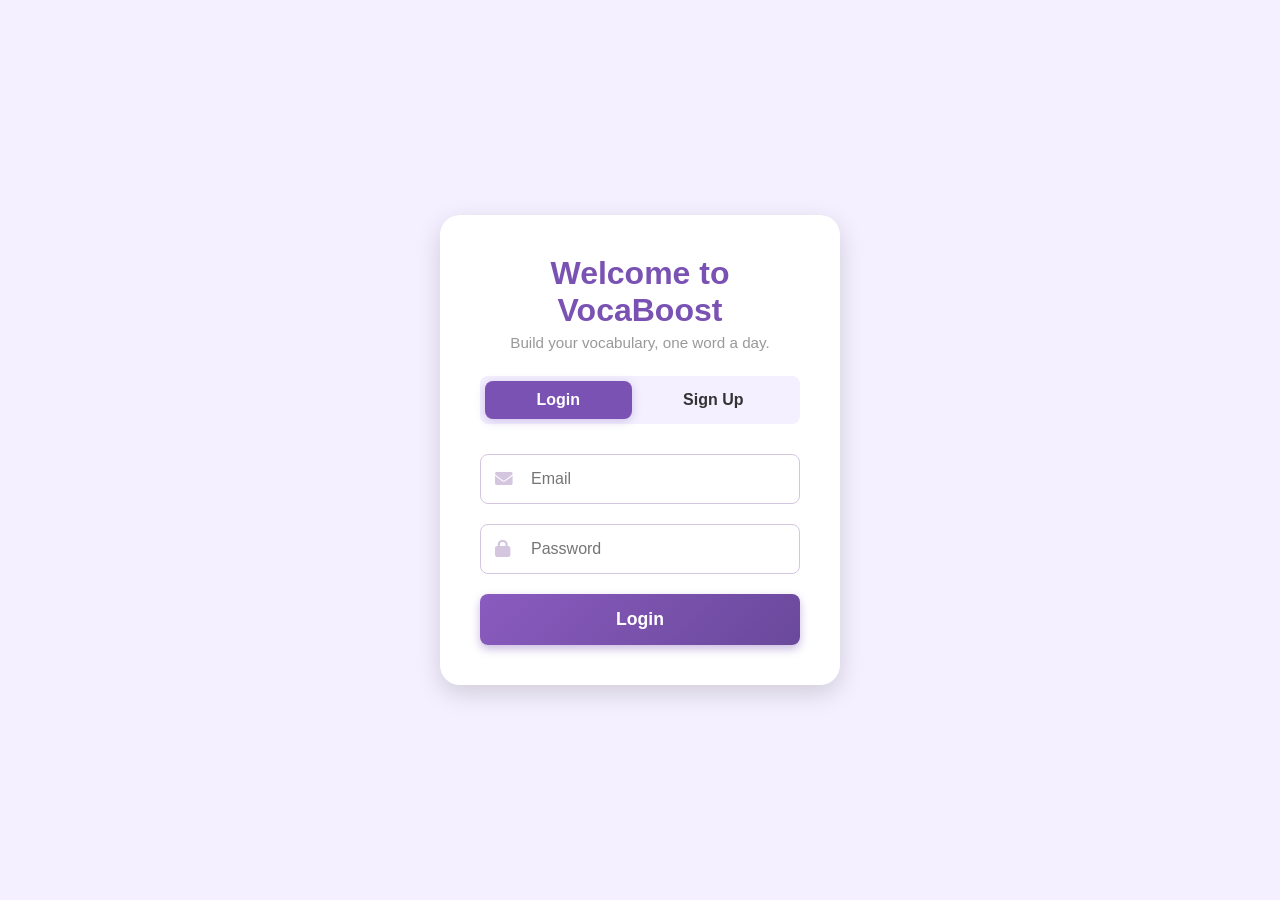
<file: index.html>
<!DOCTYPE html>
<html lang="en">
<head>
    <meta charset="UTF-8">
    <meta name="viewport" content="width=device-width, initial-scale=1.0">
    <title>VocaBoost | Authentication</title>
    <link rel="stylesheet" href="index.css">
    <link rel="stylesheet" href="https://cdnjs.cloudflare.com/ajax/libs/font-awesome/6.0.0-beta3/css/all.min.css">
</head>
<body class="centered-container">
    <div class="auth-card">
        <h1 class="title">Welcome to VocaBoost</h1>
        <p class="subtitle">Build your vocabulary, one word a day.</p>
        
        <div class="tabs">
            <button class="tab-button active" data-tab="login">Login</button>
            <button class="tab-button" data-tab="signup">Sign Up</button>
        </div>

        <div class="forms-container">

            <form id="loginForm" class="auth-form active-form">
                <div class="input-group">
                    <i class="fas fa-envelope icon"></i>
                    <input type="email" id="loginEmail" placeholder="Email" required>
                </div>
                <div class="input-group">
                    <i class="fas fa-lock icon"></i>
                    <input type="password" id="loginPassword" placeholder="Password" required>
                </div>
                <button type="submit" class="btn-primary">Login</button>
            </form>

            <form id="signupForm" class="auth-form hidden-form">
                <div class="input-group">
                    <i class="fas fa-user icon"></i>
                    <input type="text" id="signupName" placeholder="Name" required>
                </div>
                <div class="input-group">
                    <i class="fas fa-envelope icon"></i>
                    <input type="email" id="signupEmail" placeholder="Email" required>
                </div>
                <div class="input-group">
                    <i class="fas fa-lock icon"></i>
                    <input type="password" id="signupPassword" placeholder="Password" required>
                </div>
                <button type="submit" class="btn-primary">Sign Up</button>
            </form>
        </div>

    </div>
    
    <script src="index.js"></script>
</body>
</html>
</file>
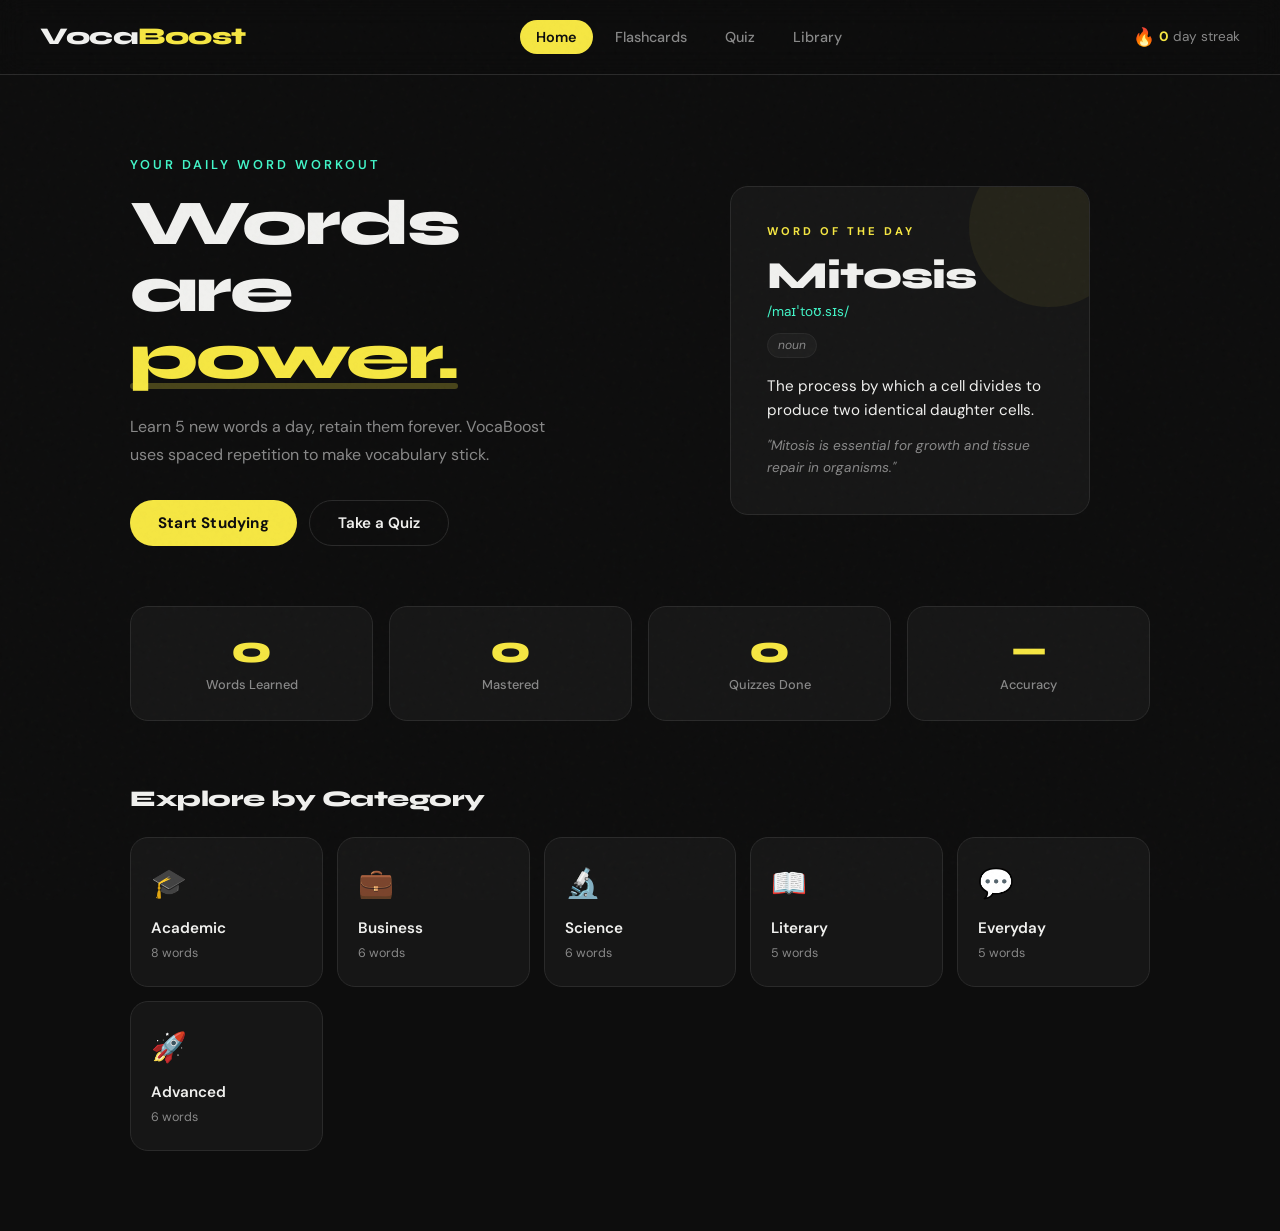
<file: vocab/index.html>
<!DOCTYPE html>
<html lang="en">
<head>
  <meta charset="UTF-8" />
  <meta name="viewport" content="width=device-width, initial-scale=1.0" />
  <title>VocaBoost — Level Up Your Vocabulary</title>
  <link rel="stylesheet" href="styles.css" />
  <link rel="preconnect" href="https://fonts.googleapis.com" />
  <link href="https://fonts.googleapis.com/css2?family=Syne:wght@700;800&family=DM+Sans:wght@400;500;600&display=swap" rel="stylesheet" />
</head>
<body>

  <!-- NAV -->
  <nav class="navbar">
    <div class="nav-logo">Voca<span>Boost</span></div>
    <div class="nav-links">
      <button class="nav-btn active" data-page="home">Home</button>
      <button class="nav-btn" data-page="flashcards">Flashcards</button>
      <button class="nav-btn" data-page="quiz">Quiz</button>
      <button class="nav-btn" data-page="library">Library</button>
    </div>
    <div class="nav-streak">
      <span class="flame">🔥</span>
      <span id="streak-count">0</span> day streak
    </div>
  </nav>

  <!-- PAGE: HOME -->
  <section id="page-home" class="page active">
    <div class="hero">
      <div class="hero-text">
        <p class="hero-eyebrow">Your daily word workout</p>
        <h1 class="hero-title">Words are <br/><span class="highlight">power.</span></h1>
        <p class="hero-sub">Learn 5 new words a day, retain them forever. VocaBoost uses spaced repetition to make vocabulary stick.</p>
        <div class="hero-cta">
          <button class="btn-primary" onclick="navigate('flashcards')">Start Studying</button>
          <button class="btn-outline" onclick="navigate('quiz')">Take a Quiz</button>
        </div>
      </div>
      <div class="hero-card-wrap">
        <div class="wotd-card" id="wotd-card">
          <div class="wotd-label">Word of the Day</div>
          <div class="wotd-word" id="wotd-word">—</div>
          <div class="wotd-phonetic" id="wotd-phonetic"></div>
          <div class="wotd-pos" id="wotd-pos"></div>
          <div class="wotd-def" id="wotd-def"></div>
          <div class="wotd-example" id="wotd-example"></div>
        </div>
      </div>
    </div>

    <!-- STATS -->
    <div class="stats-row">
      <div class="stat-box">
        <div class="stat-num" id="stat-learned">0</div>
        <div class="stat-label">Words Learned</div>
      </div>
      <div class="stat-box">
        <div class="stat-num" id="stat-mastered">0</div>
        <div class="stat-label">Mastered</div>
      </div>
      <div class="stat-box">
        <div class="stat-num" id="stat-quizzes">0</div>
        <div class="stat-label">Quizzes Done</div>
      </div>
      <div class="stat-box">
        <div class="stat-num" id="stat-accuracy">—</div>
        <div class="stat-label">Accuracy</div>
      </div>
    </div>

    <!-- CATEGORIES -->
    <div class="section-heading">Explore by Category</div>
    <div class="categories-grid" id="categories-grid"></div>
  </section>

  <!-- PAGE: FLASHCARDS -->
  <section id="page-flashcards" class="page">
    <div class="page-header">
      <h2>Flashcards</h2>
      <div class="filter-row" id="fc-filter-row"></div>
    </div>
    <div class="fc-meta">
      <span id="fc-progress-text">Card 1 of 10</span>
      <div class="fc-progress-bar"><div class="fc-progress-fill" id="fc-progress-fill"></div></div>
    </div>
    <div class="flashcard-area">
      <button class="fc-nav-btn" id="fc-prev">&#8592;</button>
      <div class="flashcard" id="flashcard" onclick="flipCard()">
        <div class="flashcard-inner" id="flashcard-inner">
          <div class="flashcard-front">
            <div class="fc-category" id="fc-category"></div>
            <div class="fc-word" id="fc-word">—</div>
            <div class="fc-phonetic" id="fc-phonetic"></div>
            <div class="fc-tap-hint">tap to flip</div>
          </div>
          <div class="flashcard-back">
            <div class="fc-pos" id="fc-pos"></div>
            <div class="fc-definition" id="fc-definition"></div>
            <div class="fc-example" id="fc-example"></div>
          </div>
        </div>
      </div>
      <button class="fc-nav-btn" id="fc-next">&#8594;</button>
    </div>
    <div class="fc-actions">
      <button class="fc-action-btn hard" onclick="rateCard('hard')">😓 Hard</button>
      <button class="fc-action-btn ok" onclick="rateCard('ok')">🤔 So-so</button>
      <button class="fc-action-btn easy" onclick="rateCard('easy')">✅ Easy</button>
    </div>
  </section>

  <!-- PAGE: QUIZ -->
  <section id="page-quiz" class="page">
    <div class="page-header">
      <h2>Quiz Mode</h2>
      <button class="btn-primary small" onclick="startQuiz()">New Quiz</button>
    </div>
    <div id="quiz-setup" class="quiz-setup">
      <p class="quiz-intro">Test your knowledge with multiple-choice questions.</p>
      <div class="quiz-options-grid" id="quiz-cat-grid"></div>
      <button class="btn-primary" onclick="startQuiz()">Start Quiz</button>
    </div>
    <div id="quiz-active" class="quiz-active hidden">
      <div class="quiz-top">
        <div class="quiz-score-display">Score: <span id="quiz-score">0</span></div>
        <div class="quiz-qnum" id="quiz-qnum">Q1 / 10</div>
      </div>
      <div class="quiz-progress-bar"><div class="quiz-progress-fill" id="quiz-progress-fill"></div></div>
      <div class="quiz-card">
        <p class="quiz-instruction">Choose the correct definition:</p>
        <h3 class="quiz-word" id="quiz-word">—</h3>
        <div class="quiz-choices" id="quiz-choices"></div>
      </div>
    </div>
    <div id="quiz-result" class="quiz-result hidden">
      <div class="result-emoji" id="result-emoji">🏆</div>
      <h3 class="result-title" id="result-title">Well done!</h3>
      <div class="result-score-big" id="result-score-big">—</div>
      <p class="result-msg" id="result-msg"></p>
      <button class="btn-primary" onclick="startQuiz()">Try Again</button>
      <button class="btn-outline" onclick="navigate('flashcards')">Review Cards</button>
    </div>
  </section>

  <!-- PAGE: LIBRARY -->
  <section id="page-library" class="page">
    <div class="page-header">
      <h2>Word Library</h2>
      <input class="search-input" id="lib-search" type="text" placeholder="Search words…" oninput="filterLibrary()" />
    </div>
    <div class="lib-filters" id="lib-filters"></div>
    <div class="lib-grid" id="lib-grid"></div>
  </section>

  <!-- TOAST -->
  <div class="toast" id="toast"></div>

  <script src="data.js"></script>
  <script src="app.js"></script>
</body>
</html>
</file>
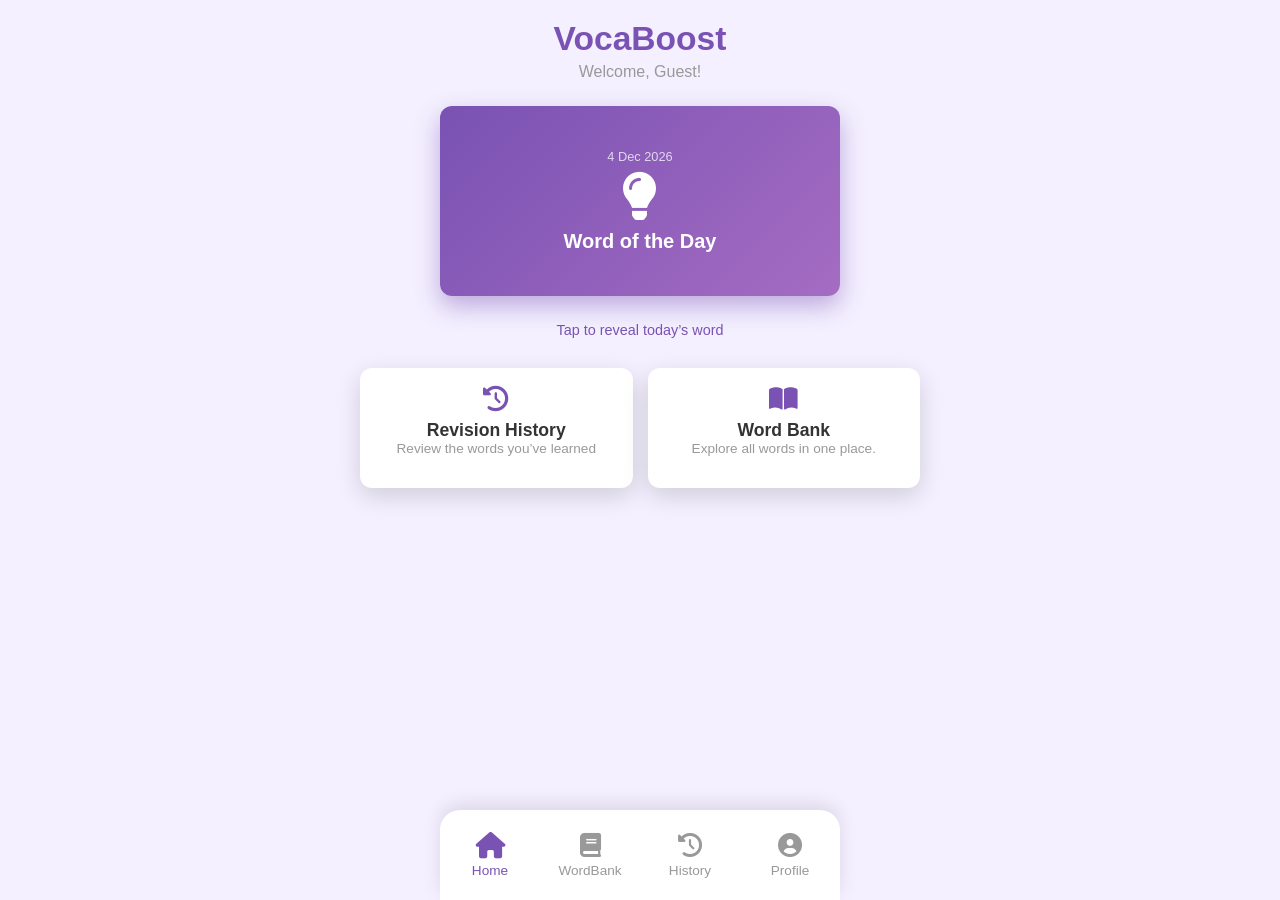
<file: home.html>
<!DOCTYPE html>
<html lang="en">
<head>
    <meta charset="UTF-8">
    <meta name="viewport" content="width=device-width, initial-scale=1.0">
    <title>VocaBoost | Home Dashboard</title>
    <link rel="stylesheet" href="home.css">
    <link rel="stylesheet" href="https://cdnjs.cloudflare.com/ajax/libs/font-awesome/6.0.0-beta3/css/all.min.css">
</head>
<body>
    <div class="container">
        <header class="header">
            <h1 class="heading">VocaBoost</h1>
            <p class="welcome-message" id="welcomeMessage">Welcome, User!</p>
        </header>

        <div class="word-card-wrapper">
            <div class="card primary-card initial-state" id="wordCard">

    <!-- Date Display -->
    <p class="word-date" id="wordDate"></p>

    <div class="initial-content" id="initialContent">

                   <i class="fas fa-lightbulb icon-large"></i>
                    <p>Word of the Day</p>
                </div>

                <div class="revealed-content" id="revealedContent">
                    </div>
            </div>
            
            <p class="click-hint" id="clickHint">Tap to reveal today’s word</p>
        </div>

        <section class="secondary-section">
            
            <div class="card secondary-card">
                <i class="fas fa-history icon-small"></i>
                <h3 class="card-title">Revision History</h3>
                <p class="card-subtitle">Review the words you’ve learned</p>
            </div>

            <div class="card secondary-card">
                <i class="fas fa-book-open icon-small"></i>
                <h3 class="card-title">Word Bank</h3>
                <p class="card-subtitle">Explore all words in one place.</p>
            </div>
        </section>

    </div>
    
    <nav class="nav-bar">
        <a href="home.html" class="nav-item active">
            <i class="fas fa-home"></i>
            <span>Home</span>
        </a>
        <a href="wordbank.html" class="nav-item">
            <i class="fas fa-book"></i>
            <span>WordBank</span>
        </a>
        <a href="revision.html" class="nav-item">
            <i class="fas fa-history"></i>
            <span>History</span>
        </a>
        <a href="profile.html" class="nav-item">
            <i class="fas fa-user-circle"></i>
            <span>Profile</span>
        </a>
    </nav>
    
    <script src="home.js"></script>
</body>
</html>
</file>
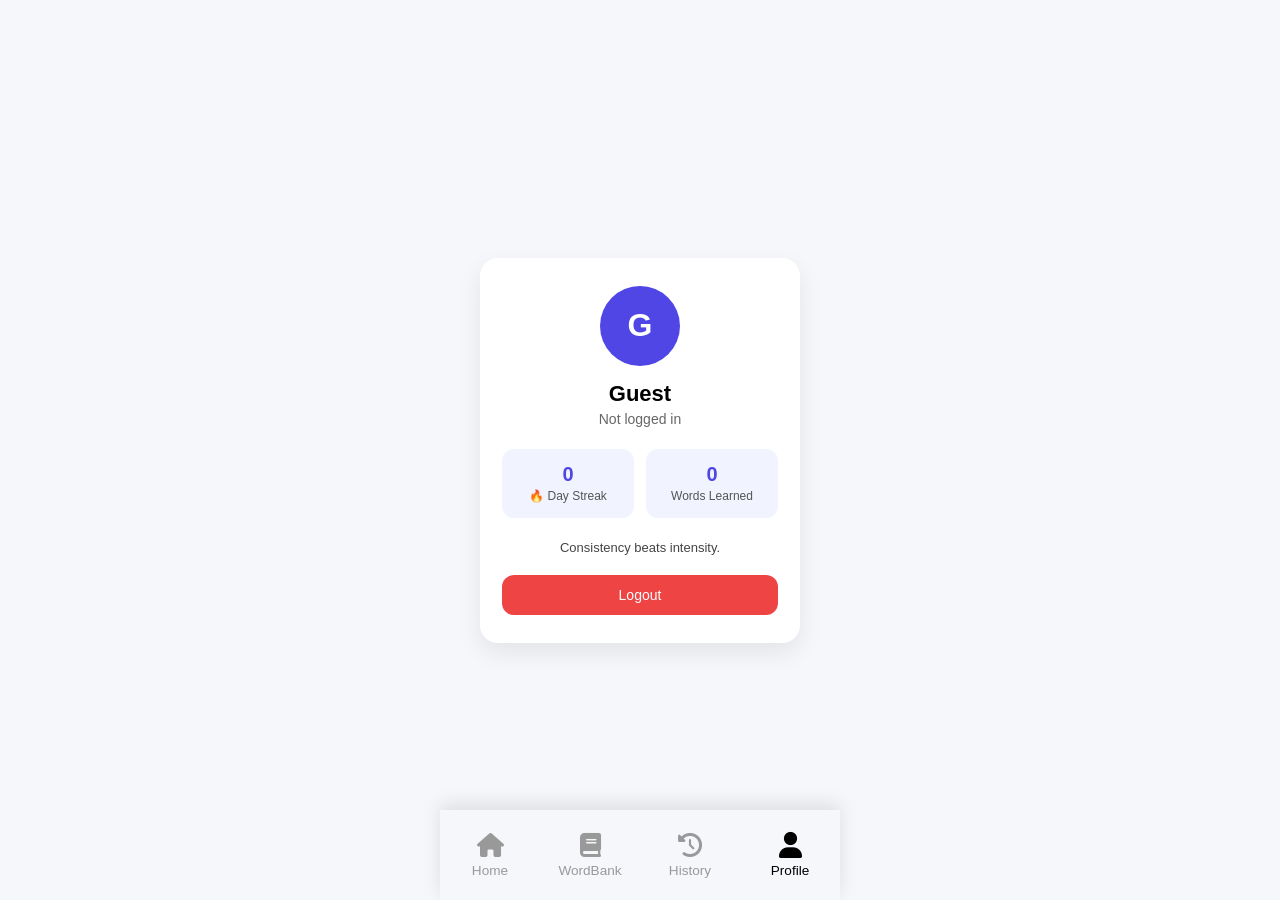
<file: profile.html>
<!DOCTYPE html>
<html lang="en">
<head>
  <meta charset="UTF-8" />
  <meta name="viewport" content="width=device-width, initial-scale=1.0"/>
  <title>VocaBoost | Profile</title>
  <link rel="stylesheet" href="profile.css">
  <link rel="stylesheet" href="https://cdnjs.cloudflare.com/ajax/libs/font-awesome/6.0.0-beta3/css/all.min.css">
</head>
<body>

  <div class="profile-container">

    <div class="profile-card">

      <!-- Avatar -->
      <div class="avatar" id="avatar">G</div>

      <!-- User Info -->
      <h2 id="userName">Guest</h2>
      <p id="userEmail">Not logged in</p>

      <!-- Stats -->
      <div class="stats">
        <div class="stat-card">
          <span class="stat-number" id="streak">0</span>
          <span class="stat-label">🔥 Day Streak</span>
        </div>

        <div class="stat-card">
          <span class="stat-number" id="wordsLearned">0</span>
          <span class="stat-label">Words Learned</span>
        </div>
      </div>

      <!-- Quote -->
      <p class="quote">Consistency beats intensity.</p>

      <!-- Logout -->
      <button class="logout-btn" onclick="logout()">Logout</button>

    </div>

  </div>
   <nav class="nav-bar">
  <a href="home.html" class="nav-item">
    <i class="fa-solid fa-house"></i>
    <span>Home</span>
  </a>

  <a href="wordbank.html" class="nav-item">
    <i class="fa-solid fa-book"></i>
    <span>WordBank</span>
  </a>

  <a href="revision.html" class="nav-item">
    <i class="fa-solid fa-clock-rotate-left"></i>
    <span>History</span>
  </a>

  <!-- ACTIVE PAGE -->
  <a href="profile.html" class="nav-item active">
    <i class="fa-solid fa-user"></i>
    <span>Profile</span>
  </a>
</nav>

  <script src="profile.js"></script>
</body>
</html>
</file>
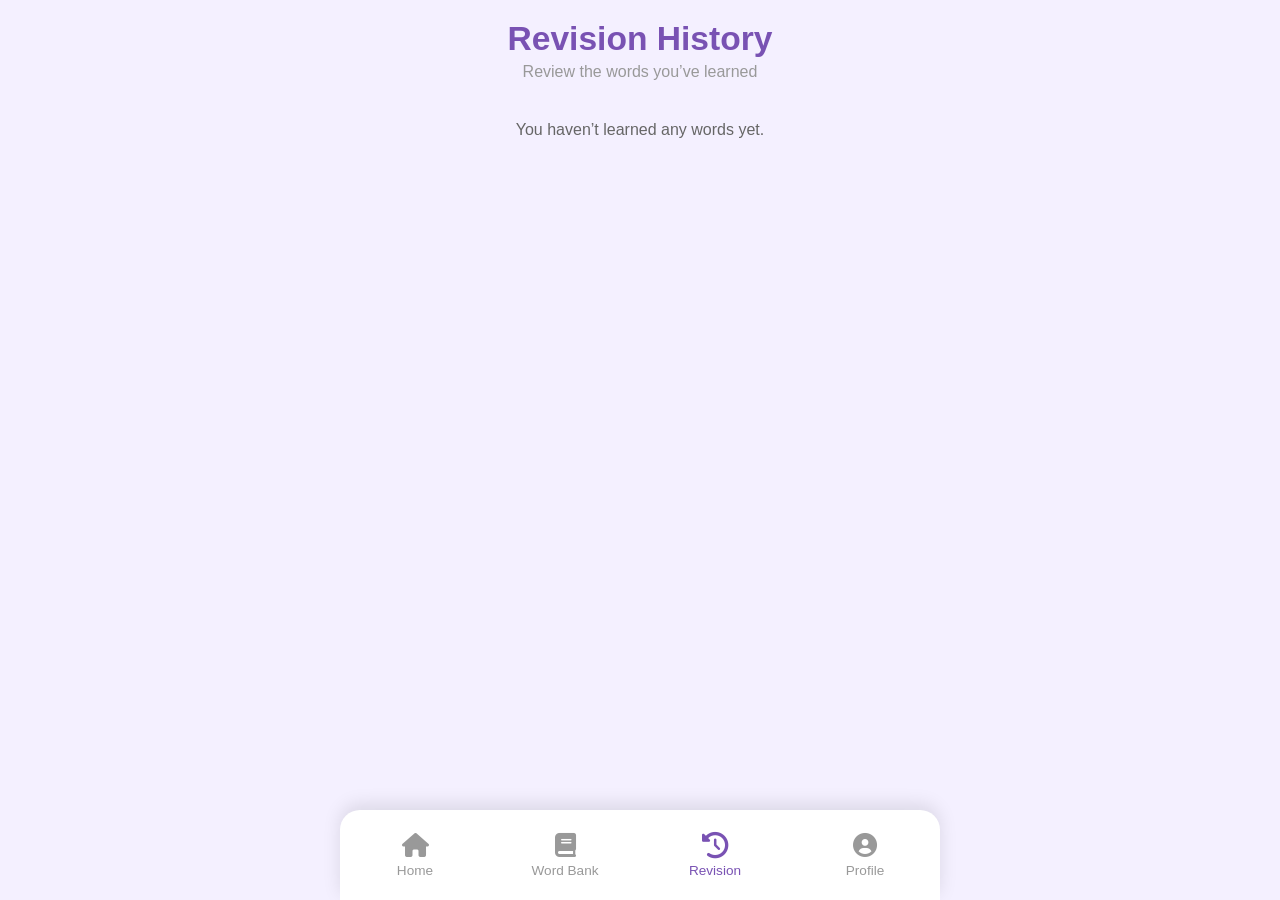
<file: revision.html>
<!DOCTYPE html>
<html lang="en">
<head>
<meta charset="UTF-8">
<meta name="viewport" content="width=device-width, initial-scale=1.0">
<title>VocaBoost | Revision History</title>
<style>
/* --------------------------
   Variables & Base
--------------------------- */
:root {
    --purple-primary: #7952B3;
    --purple-gradient: linear-gradient(135deg, #7952B3, #A56CC2);
    --bg-light: #F4F0FF;
    --text-dark: #333333;
    --text-light: #FFFFFF;
    --shadow-soft: rgba(0,0,0,0.15) 0px 8px 24px;
    --radius-l: 20px;
    --radius-m: 12px;
}

* { box-sizing: border-box; margin: 0; padding: 0; font-family:'Segoe UI', Tahoma, Geneva, Verdana, sans-serif; }
body { background: var(--bg-light); color: var(--text-dark); min-height: 100vh; display: flex; flex-direction: column; }
.container { max-width: 600px; margin: 0 auto; padding: 20px; padding-bottom: 120px; }

/* --------------------------
   Header
--------------------------- */
.header { text-align: center; margin-bottom: 25px; }
.heading { font-size: 2.1rem; font-weight: 800; color: var(--purple-primary); }
.subtitle { font-size: 1rem; color: #999; margin-top: 5px; }

/* --------------------------
   Cards
--------------------------- */
.card { background: var(--text-light); border-radius: var(--radius-m); box-shadow: var(--shadow-soft); padding: 20px; margin-bottom: 20px; transition: all 0.3s ease; }
.card h2 { font-size: 1.8rem; margin-bottom: 5px; color: var(--purple-primary); }
.card .ipa { font-style: italic; opacity: 0.8; margin-bottom: 10px; }
.card p { font-size: 1rem; margin-top: 5px; }

/* --------------------------
   Placeholder
--------------------------- */
.placeholder { text-align: center; font-size: 1rem; color: #666; margin-top: 40px; }

/* --------------------------
   Navbar
--------------------------- */
.nav-bar {
    position: fixed; bottom: 0; left: 50%; transform: translateX(-50%);
    width: 100%; max-width: 600px; height: 90px; background: var(--text-light);
    display: flex; justify-content: space-around; align-items: center;
    box-shadow: 0 -6px 18px rgba(0,0,0,0.1); border-top-left-radius: var(--radius-l); border-top-right-radius: var(--radius-l); z-index:1000;
}
.nav-item { flex:1; display:flex; flex-direction:column; align-items:center; justify-content:center; text-decoration:none; color:#999; font-size:0.85rem; gap:6px; transition: color 0.3s; }
.nav-item i { font-size:1.5rem; }
.nav-item.active { color: var(--purple-primary); }
.nav-item.active i { transform: scale(1.1); }
</style>
<link rel="stylesheet" href="https://cdnjs.cloudflare.com/ajax/libs/font-awesome/6.0.0-beta3/css/all.min.css">
</head>
<body>
<div class="container">
    <header class="header">
        <h1 class="heading">Revision History</h1>
        <p class="subtitle">Review the words you’ve learned</p>
    </header>

    <div id="revisionContainer">
        <!-- Cards will be injected here -->
    </div>
</div>

<!-- Navbar -->
<nav class="nav-bar">
    <a href="home.html" class="nav-item"><i class="fas fa-home"></i><span>Home</span></a>
    <a href="wordbank.html" class="nav-item"><i class="fas fa-book"></i><span>Word Bank</span></a>
    <a href="revision.html" class="nav-item active"><i class="fas fa-history"></i><span>Revision</span></a>
    <a href="profile.html" class="nav-item"><i class="fas fa-user-circle"></i><span>Profile</span></a>
</nav>

<script>
// --- Keys ---
const REVISION_HISTORY_KEY = 'revisionHistory';

// --- Load from localStorage ---
function loadRevisionHistory() {
    const data = localStorage.getItem(REVISION_HISTORY_KEY);
    try { return data ? JSON.parse(data) : []; }
    catch(e) { return []; }
}

// --- Display Cards ---
function displayRevision() {
    const container = document.getElementById('revisionContainer');
    const history = loadRevisionHistory().sort((a,b)=>new Date(b.date)-new Date(a.date));
    container.innerHTML = '';

    if(history.length === 0) {
        container.innerHTML = '<p class="placeholder">You haven’t learned any words yet.</p>';
        return;
    }

    history.forEach(word => {
        const card = document.createElement('div');
        card.classList.add('card');
        card.innerHTML = `
            <h2>${word.word}</h2>
            <p class="ipa">${word.ipa}</p>
            <p><strong>Meaning:</strong> ${word.meaning}</p>
            <p><strong>Example:</strong> ${word.example}</p>
            <p><em>Date: ${word.date}</em></p>
        `;
        container.appendChild(card);
    });
}

// --- Init ---
document.addEventListener('DOMContentLoaded', displayRevision);
</script>
</body>
</html>
</file>
<file: index.css>
/* --- Global Variables --- */
:root {
    --purple-primary: #7952B3;
    --purple-light: #D5C6E0;
    --purple-gradient: linear-gradient(135deg, #8A5BBF, #6A499B);
    --bg-light: #F4F0FF; 
    --text-dark: #333333;
    --text-light: #FFFFFF;
    --shadow-soft: rgba(0, 0, 0, 0.15) 0px 8px 24px;
    --radius-l: 20px;
    --radius-m: 8px;
}

* {
    box-sizing: border-box;
    margin: 0;
    padding: 0;
    font-family: 'Segoe UI', Tahoma, Geneva, Verdana, sans-serif;
}

body {
    background-color: var(--bg-light);
    color: var(--text-dark);
    min-height: 100vh;
}

/* --- Layout --- */
.centered-container {
    display: flex;
    justify-content: center;
    align-items: center;
    min-height: 100vh;
    padding: 20px;
}

/* --- Authentication Card --- */
.auth-card {
    background-color: var(--text-light);
    padding: 40px;
    border-radius: var(--radius-l);
    box-shadow: var(--shadow-soft);
    width: 100%;
    max-width: 400px;
    text-align: center;
}

.title {
    color: var(--purple-primary);
    font-size: 2rem;
    font-weight: 700;
    margin-bottom: 5px;
}

.subtitle {
    color: #999;
    margin-bottom: 25px;
    font-size: 0.95rem;
}

/* --- Tab Navigation --- */
.tabs {
    display: flex;
    margin-bottom: 30px;
    background-color: var(--bg-light);
    border-radius: var(--radius-m);
    padding: 5px;
}

.tab-button {
    flex-grow: 1;
    padding: 10px;
    border: none;
    border-radius: var(--radius-m);
    background-color: transparent;
    color: var(--text-dark);
    font-size: 1rem;
    font-weight: 600;
    cursor: pointer;
    transition: background-color 0.3s, color 0.3s;
}

.tab-button.active {
    background: var(--purple-primary);
    color: var(--text-light);
    box-shadow: 0 2px 10px rgba(121, 82, 179, 0.3);
}

/* --- Forms --- */
.auth-form {
    transition: opacity 0.3s ease-in-out;
}

.hidden-form {
    display: none;
}

/* --- Input Fields --- */
.input-group {
    position: relative;
    margin-bottom: 20px;
}

.input-group input {
    width: 100%;
    padding: 15px 15px 15px 50px;
    border: 1px solid var(--purple-light);
    border-radius: var(--radius-m);
    font-size: 1rem;
}

.input-group input:focus {
    border-color: var(--purple-primary);
    outline: none;
    box-shadow: 0 0 0 2px var(--purple-light);
}

.input-group .icon {
    position: absolute;
    left: 15px;
    top: 50%;
    transform: translateY(-50%);
    color: var(--purple-light);
    font-size: 1.1rem;
    pointer-events: none;
}

/* --- Primary Button --- */
.btn-primary {
    width: 100%;
    padding: 15px;
    background: var(--purple-gradient);
    color: var(--text-light);
    border: none;
    border-radius: var(--radius-m);
    font-size: 1.1rem;
    font-weight: 600;
    cursor: pointer;
    transition: transform 0.1s, box-shadow 0.2s;
    box-shadow: 0 4px 10px rgba(121, 82, 179, 0.4);
}

.btn-primary:active {
    transform: scale(0.98);
}
</file>
<file: vocab/styles.css>
/* ===== RESET & BASE ===== */
*, *::before, *::after { box-sizing: border-box; margin: 0; padding: 0; }

:root {
  --bg: #0d0d0d;
  --surface: #161616;
  --surface2: #1e1e1e;
  --border: #2a2a2a;
  --accent: #f5e642;
  --accent2: #42f5c8;
  --accent3: #f54275;
  --text: #f0f0ee;
  --text-muted: #888;
  --radius: 18px;
  --font-display: 'Syne', sans-serif;
  --font-body: 'DM Sans', sans-serif;
}

html { scroll-behavior: smooth; }

body {
  background: var(--bg);
  color: var(--text);
  font-family: var(--font-body);
  font-size: 16px;
  line-height: 1.6;
  min-height: 100vh;
  overflow-x: hidden;
}

/* Grain texture overlay */
body::before {
  content: '';
  position: fixed;
  inset: 0;
  background-image: url("data:image/svg+xml,%3Csvg viewBox='0 0 200 200' xmlns='http://www.w3.org/2000/svg'%3E%3Cfilter id='n'%3E%3CfeTurbulence type='fractalNoise' baseFrequency='0.85' numOctaves='4' stitchTiles='stitch'/%3E%3C/filter%3E%3Crect width='100%25' height='100%25' filter='url(%23n)' opacity='0.04'/%3E%3C/svg%3E");
  pointer-events: none;
  z-index: 999;
  opacity: 0.5;
}

/* ===== NAV ===== */
.navbar {
  display: flex;
  align-items: center;
  justify-content: space-between;
  padding: 18px 40px;
  border-bottom: 1px solid var(--border);
  position: sticky;
  top: 0;
  background: rgba(13,13,13,0.92);
  backdrop-filter: blur(14px);
  z-index: 100;
}

.nav-logo {
  font-family: var(--font-display);
  font-size: 1.5rem;
  font-weight: 800;
  letter-spacing: -0.5px;
  color: var(--text);
}
.nav-logo span { color: var(--accent); }

.nav-links { display: flex; gap: 6px; }

.nav-btn {
  background: none;
  border: none;
  color: var(--text-muted);
  font-family: var(--font-body);
  font-size: 0.9rem;
  font-weight: 500;
  cursor: pointer;
  padding: 8px 16px;
  border-radius: 999px;
  transition: all 0.2s;
}
.nav-btn:hover { color: var(--text); background: var(--surface2); }
.nav-btn.active { background: var(--accent); color: #0d0d0d; font-weight: 600; }

.nav-streak {
  font-size: 0.85rem;
  color: var(--text-muted);
  display: flex;
  align-items: center;
  gap: 4px;
}
.flame { font-size: 1.1rem; }
#streak-count { color: var(--accent); font-weight: 700; }

/* ===== PAGES ===== */
.page { display: none; padding: 40px; max-width: 1100px; margin: 0 auto; animation: fadeUp 0.4s ease; }
.page.active { display: block; }

@keyframes fadeUp {
  from { opacity: 0; transform: translateY(20px); }
  to   { opacity: 1; transform: translateY(0); }
}

/* ===== HOME / HERO ===== */
.hero {
  display: grid;
  grid-template-columns: 1fr 1fr;
  gap: 60px;
  align-items: center;
  padding: 40px 0 60px;
}

.hero-eyebrow {
  font-size: 0.8rem;
  font-weight: 600;
  letter-spacing: 3px;
  text-transform: uppercase;
  color: var(--accent2);
  margin-bottom: 14px;
}

.hero-title {
  font-family: var(--font-display);
  font-size: clamp(2.8rem, 5vw, 4.5rem);
  font-weight: 800;
  line-height: 1.05;
  letter-spacing: -2px;
  margin-bottom: 22px;
}
.hero-title .highlight {
  color: var(--accent);
  position: relative;
  display: inline-block;
}
.hero-title .highlight::after {
  content: '';
  position: absolute;
  bottom: 2px; left: 0; right: 0;
  height: 6px;
  background: var(--accent);
  opacity: 0.25;
  border-radius: 4px;
}

.hero-sub {
  color: var(--text-muted);
  font-size: 1rem;
  max-width: 420px;
  margin-bottom: 32px;
  line-height: 1.7;
}

.hero-cta { display: flex; gap: 12px; flex-wrap: wrap; }

/* ===== WOTD CARD ===== */
.hero-card-wrap { display: flex; justify-content: center; }

.wotd-card {
  background: var(--surface);
  border: 1px solid var(--border);
  border-radius: var(--radius);
  padding: 36px;
  width: 100%;
  max-width: 360px;
  position: relative;
  overflow: hidden;
  transition: transform 0.3s;
}
.wotd-card::before {
  content: '';
  position: absolute;
  top: -40px; right: -40px;
  width: 160px; height: 160px;
  background: var(--accent);
  opacity: 0.06;
  border-radius: 50%;
}
.wotd-card:hover { transform: translateY(-4px); }

.wotd-label {
  font-size: 0.7rem;
  font-weight: 700;
  letter-spacing: 3px;
  text-transform: uppercase;
  color: var(--accent);
  margin-bottom: 16px;
}
.wotd-word {
  font-family: var(--font-display);
  font-size: 2.4rem;
  font-weight: 800;
  letter-spacing: -1px;
  line-height: 1;
  margin-bottom: 6px;
}
.wotd-phonetic { font-size: 0.85rem; color: var(--accent2); margin-bottom: 8px; }
.wotd-pos {
  display: inline-block;
  background: var(--surface2);
  border: 1px solid var(--border);
  border-radius: 999px;
  font-size: 0.75rem;
  font-style: italic;
  color: var(--text-muted);
  padding: 2px 10px;
  margin-bottom: 16px;
}
.wotd-def { font-size: 0.95rem; color: var(--text); line-height: 1.6; margin-bottom: 12px; }
.wotd-example { font-size: 0.85rem; color: var(--text-muted); font-style: italic; }

/* ===== STATS ===== */
.stats-row {
  display: grid;
  grid-template-columns: repeat(4, 1fr);
  gap: 16px;
  margin-bottom: 60px;
}
.stat-box {
  background: var(--surface);
  border: 1px solid var(--border);
  border-radius: var(--radius);
  padding: 24px;
  text-align: center;
  transition: border-color 0.2s;
}
.stat-box:hover { border-color: var(--accent); }
.stat-num {
  font-family: var(--font-display);
  font-size: 2.4rem;
  font-weight: 800;
  color: var(--accent);
  line-height: 1;
  margin-bottom: 6px;
}
.stat-label { font-size: 0.8rem; color: var(--text-muted); font-weight: 500; }

/* ===== CATEGORIES ===== */
.section-heading {
  font-family: var(--font-display);
  font-size: 1.4rem;
  font-weight: 800;
  margin-bottom: 20px;
  letter-spacing: -0.5px;
}
.categories-grid {
  display: grid;
  grid-template-columns: repeat(auto-fill, minmax(170px, 1fr));
  gap: 14px;
  margin-bottom: 40px;
}
.cat-card {
  background: var(--surface);
  border: 1px solid var(--border);
  border-radius: var(--radius);
  padding: 22px 20px;
  cursor: pointer;
  transition: all 0.2s;
}
.cat-card:hover { transform: translateY(-3px); border-color: var(--accent); }
.cat-icon { font-size: 1.8rem; margin-bottom: 10px; }
.cat-name { font-weight: 600; font-size: 0.95rem; margin-bottom: 4px; }
.cat-count { font-size: 0.78rem; color: var(--text-muted); }

/* ===== BUTTONS ===== */
.btn-primary {
  background: var(--accent);
  color: #0d0d0d;
  border: none;
  border-radius: 999px;
  padding: 13px 28px;
  font-family: var(--font-body);
  font-size: 0.95rem;
  font-weight: 700;
  cursor: pointer;
  transition: all 0.2s;
  letter-spacing: 0.2px;
}
.btn-primary:hover { background: #ffe600; transform: translateY(-2px); box-shadow: 0 8px 24px rgba(245,230,66,0.25); }
.btn-primary.small { padding: 8px 18px; font-size: 0.85rem; }

.btn-outline {
  background: none;
  color: var(--text);
  border: 1.5px solid var(--border);
  border-radius: 999px;
  padding: 12px 28px;
  font-family: var(--font-body);
  font-size: 0.95rem;
  font-weight: 600;
  cursor: pointer;
  transition: all 0.2s;
}
.btn-outline:hover { border-color: var(--accent); color: var(--accent); }

/* ===== PAGE HEADER ===== */
.page-header {
  display: flex;
  align-items: center;
  justify-content: space-between;
  margin-bottom: 28px;
  flex-wrap: wrap;
  gap: 12px;
}
.page-header h2 {
  font-family: var(--font-display);
  font-size: 2rem;
  font-weight: 800;
  letter-spacing: -1px;
}

/* ===== FLASHCARDS ===== */
.filter-row { display: flex; gap: 8px; flex-wrap: wrap; }

.filter-btn {
  background: var(--surface2);
  border: 1px solid var(--border);
  color: var(--text-muted);
  border-radius: 999px;
  padding: 6px 14px;
  font-size: 0.8rem;
  font-weight: 500;
  cursor: pointer;
  font-family: var(--font-body);
  transition: all 0.18s;
}
.filter-btn:hover, .filter-btn.active {
  background: var(--accent);
  color: #0d0d0d;
  border-color: var(--accent);
  font-weight: 700;
}

.fc-meta {
  display: flex;
  align-items: center;
  gap: 16px;
  margin-bottom: 24px;
}
#fc-progress-text { font-size: 0.85rem; color: var(--text-muted); white-space: nowrap; }

.fc-progress-bar {
  flex: 1;
  height: 6px;
  background: var(--surface2);
  border-radius: 999px;
  overflow: hidden;
}
.fc-progress-fill {
  height: 100%;
  background: var(--accent);
  border-radius: 999px;
  transition: width 0.4s ease;
  width: 0%;
}

.flashcard-area {
  display: flex;
  align-items: center;
  justify-content: center;
  gap: 20px;
  margin-bottom: 28px;
}

.flashcard {
  width: 480px;
  height: 300px;
  perspective: 1200px;
  cursor: pointer;
}

.flashcard-inner {
  width: 100%;
  height: 100%;
  position: relative;
  transform-style: preserve-3d;
  transition: transform 0.55s cubic-bezier(0.4, 0, 0.2, 1);
}
.flashcard-inner.flipped { transform: rotateY(180deg); }

.flashcard-front, .flashcard-back {
  position: absolute;
  inset: 0;
  backface-visibility: hidden;
  border-radius: var(--radius);
  padding: 36px;
  display: flex;
  flex-direction: column;
  justify-content: center;
}

.flashcard-front {
  background: var(--surface);
  border: 1px solid var(--border);
  align-items: center;
  text-align: center;
}
.flashcard-back {
  background: var(--accent);
  color: #0d0d0d;
  transform: rotateY(180deg);
}

.fc-category {
  font-size: 0.7rem;
  font-weight: 700;
  letter-spacing: 3px;
  text-transform: uppercase;
  color: var(--text-muted);
  margin-bottom: 14px;
}
.fc-word {
  font-family: var(--font-display);
  font-size: 3rem;
  font-weight: 800;
  letter-spacing: -2px;
  margin-bottom: 8px;
  color: var(--text);
}
.fc-phonetic { font-size: 0.9rem; color: var(--accent2); margin-bottom: 10px; }
.fc-tap-hint { font-size: 0.75rem; color: var(--text-muted); margin-top: auto; }

.fc-pos {
  font-size: 0.8rem;
  font-style: italic;
  font-weight: 600;
  color: rgba(0,0,0,0.5);
  margin-bottom: 12px;
}
.fc-definition {
  font-size: 1.05rem;
  font-weight: 600;
  line-height: 1.5;
  margin-bottom: 12px;
  color: #0d0d0d;
}
.fc-example {
  font-size: 0.85rem;
  font-style: italic;
  color: rgba(0,0,0,0.6);
  line-height: 1.5;
}

.fc-nav-btn {
  background: var(--surface);
  border: 1px solid var(--border);
  color: var(--text);
  width: 48px;
  height: 48px;
  border-radius: 50%;
  font-size: 1.2rem;
  cursor: pointer;
  transition: all 0.2s;
  display: flex;
  align-items: center;
  justify-content: center;
  flex-shrink: 0;
}
.fc-nav-btn:hover { background: var(--accent); color: #0d0d0d; border-color: var(--accent); }

.fc-actions {
  display: flex;
  justify-content: center;
  gap: 14px;
}
.fc-action-btn {
  border: none;
  border-radius: 999px;
  padding: 12px 28px;
  font-family: var(--font-body);
  font-size: 0.9rem;
  font-weight: 700;
  cursor: pointer;
  transition: all 0.2s;
}
.fc-action-btn:hover { transform: translateY(-2px); }
.fc-action-btn.hard { background: rgba(245,66,117,0.15); color: var(--accent3); border: 1px solid rgba(245,66,117,0.3); }
.fc-action-btn.ok   { background: var(--surface2); color: var(--text-muted); border: 1px solid var(--border); }
.fc-action-btn.easy { background: rgba(66,245,200,0.15); color: var(--accent2); border: 1px solid rgba(66,245,200,0.3); }
.fc-action-btn.hard:hover  { background: rgba(245,66,117,0.3); }
.fc-action-btn.easy:hover  { background: rgba(66,245,200,0.3); }

/* ===== QUIZ ===== */
.quiz-setup { text-align: center; }
.quiz-intro { color: var(--text-muted); margin-bottom: 30px; font-size: 1rem; }
.quiz-options-grid {
  display: flex;
  gap: 10px;
  flex-wrap: wrap;
  justify-content: center;
  margin-bottom: 30px;
}

.quiz-cat-btn {
  background: var(--surface);
  border: 1.5px solid var(--border);
  color: var(--text);
  border-radius: 999px;
  padding: 8px 18px;
  font-family: var(--font-body);
  font-size: 0.85rem;
  font-weight: 500;
  cursor: pointer;
  transition: all 0.18s;
}
.quiz-cat-btn.selected, .quiz-cat-btn:hover {
  background: var(--accent);
  color: #0d0d0d;
  border-color: var(--accent);
  font-weight: 700;
}

.quiz-top {
  display: flex;
  justify-content: space-between;
  align-items: center;
  margin-bottom: 14px;
}
.quiz-score-display { font-size: 0.9rem; font-weight: 600; color: var(--accent); }
.quiz-qnum { font-size: 0.85rem; color: var(--text-muted); }

.quiz-progress-bar {
  height: 6px;
  background: var(--surface2);
  border-radius: 999px;
  overflow: hidden;
  margin-bottom: 28px;
}
.quiz-progress-fill {
  height: 100%;
  background: var(--accent2);
  border-radius: 999px;
  transition: width 0.4s ease;
  width: 0%;
}

.quiz-card {
  background: var(--surface);
  border: 1px solid var(--border);
  border-radius: var(--radius);
  padding: 40px;
  max-width: 640px;
  margin: 0 auto;
}
.quiz-instruction { font-size: 0.8rem; letter-spacing: 2px; text-transform: uppercase; color: var(--text-muted); margin-bottom: 14px; }
.quiz-word {
  font-family: var(--font-display);
  font-size: 2.8rem;
  font-weight: 800;
  letter-spacing: -2px;
  margin-bottom: 30px;
  color: var(--text);
}
.quiz-choices { display: grid; grid-template-columns: 1fr 1fr; gap: 12px; }
.quiz-choice {
  background: var(--surface2);
  border: 1.5px solid var(--border);
  color: var(--text);
  border-radius: 12px;
  padding: 14px 18px;
  font-family: var(--font-body);
  font-size: 0.9rem;
  font-weight: 500;
  cursor: pointer;
  text-align: left;
  transition: all 0.18s;
  line-height: 1.4;
}
.quiz-choice:hover:not(:disabled) { border-color: var(--accent); color: var(--accent); }
.quiz-choice.correct { background: rgba(66,245,200,0.15); border-color: var(--accent2); color: var(--accent2); }
.quiz-choice.wrong   { background: rgba(245,66,117,0.15); border-color: var(--accent3); color: var(--accent3); }

.quiz-result {
  text-align: center;
  padding: 60px 20px;
}
.result-emoji { font-size: 4rem; margin-bottom: 16px; }
.result-title { font-family: var(--font-display); font-size: 2rem; font-weight: 800; margin-bottom: 14px; }
.result-score-big { font-family: var(--font-display); font-size: 4rem; font-weight: 800; color: var(--accent); letter-spacing: -2px; margin-bottom: 14px; }
.result-msg { color: var(--text-muted); margin-bottom: 30px; }
.quiz-result .btn-primary { margin-right: 12px; }

.hidden { display: none !important; }

/* ===== LIBRARY ===== */
.search-input {
  background: var(--surface2);
  border: 1px solid var(--border);
  border-radius: 999px;
  padding: 10px 20px;
  color: var(--text);
  font-family: var(--font-body);
  font-size: 0.9rem;
  width: 260px;
  outline: none;
  transition: border-color 0.2s;
}
.search-input:focus { border-color: var(--accent); }
.search-input::placeholder { color: var(--text-muted); }

.lib-filters {
  display: flex;
  gap: 8px;
  flex-wrap: wrap;
  margin-bottom: 24px;
}

.lib-grid {
  display: grid;
  grid-template-columns: repeat(auto-fill, minmax(280px, 1fr));
  gap: 14px;
}

.lib-word-card {
  background: var(--surface);
  border: 1px solid var(--border);
  border-radius: var(--radius);
  padding: 22px;
  cursor: pointer;
  transition: all 0.2s;
  position: relative;
}
.lib-word-card:hover { transform: translateY(-2px); border-color: var(--accent); }
.lib-word-card .lw-top { display: flex; justify-content: space-between; align-items: flex-start; margin-bottom: 8px; }
.lib-word-card .lw-word { font-family: var(--font-display); font-size: 1.3rem; font-weight: 800; letter-spacing: -0.5px; }
.lib-word-card .lw-cat {
  font-size: 0.68rem;
  font-weight: 700;
  text-transform: uppercase;
  letter-spacing: 2px;
  padding: 3px 8px;
  border-radius: 999px;
  background: var(--surface2);
  color: var(--text-muted);
}
.lib-word-card .lw-phonetic { font-size: 0.8rem; color: var(--accent2); margin-bottom: 8px; }
.lib-word-card .lw-def { font-size: 0.85rem; color: var(--text-muted); line-height: 1.5; }
.lib-word-card .lw-mastered {
  position: absolute;
  top: 14px;
  right: 14px;
  font-size: 0.75rem;
  color: var(--accent2);
}

/* ===== TOAST ===== */
.toast {
  position: fixed;
  bottom: 30px;
  left: 50%;
  transform: translateX(-50%) translateY(80px);
  background: var(--surface);
  border: 1px solid var(--border);
  border-radius: 999px;
  padding: 12px 24px;
  font-size: 0.9rem;
  font-weight: 600;
  box-shadow: 0 16px 48px rgba(0,0,0,0.5);
  z-index: 999;
  opacity: 0;
  transition: all 0.35s cubic-bezier(0.34, 1.56, 0.64, 1);
  white-space: nowrap;
}
.toast.show { opacity: 1; transform: translateX(-50%) translateY(0); }

/* ===== RESPONSIVE ===== */
@media (max-width: 900px) {
  .hero { grid-template-columns: 1fr; gap: 40px; }
  .stats-row { grid-template-columns: repeat(2, 1fr); }
  .flashcard { width: 340px; }
}
@media (max-width: 600px) {
  .navbar { padding: 14px 20px; }
  .nav-links { gap: 2px; }
  .nav-btn { padding: 7px 10px; font-size: 0.78rem; }
  .page { padding: 24px 16px; }
  .stats-row { grid-template-columns: repeat(2, 1fr); }
  .flashcard { width: 300px; height: 260px; }
  .fc-word { font-size: 2.2rem; }
  .quiz-choices { grid-template-columns: 1fr; }
  .hero-title { font-size: 2.4rem; }
}
</file>
<file: home.css>
/* ===============================
   Global Variables & Theme
================================ */
:root {
    --purple-primary: #7952B3;
    --purple-light: #D5C6E0;
    --purple-gradient: linear-gradient(135deg, #7952B3, #A56CC2);
    --bg-light: #F4F0FF;
    --text-dark: #333333;
    --text-light: #FFFFFF;
    --shadow-soft: rgba(0, 0, 0, 0.15) 0px 8px 24px;
    --radius-l: 20px;
    --radius-m: 12px;
}

/* ===============================
   Reset & Base
================================ */
* {
    box-sizing: border-box;
    margin: 0;
    padding: 0;
    font-family: 'Segoe UI', Tahoma, Geneva, Verdana, sans-serif;
}

body {
    background-color: var(--bg-light);
    color: var(--text-dark);
    min-height: 100vh;
}

/* ===============================
   Layout Container
================================ */
.container {
    max-width: 600px;
    margin: 0 auto;
    padding: 20px;
    padding-bottom: 120px; /* IMPORTANT: space for large navbar */
}

/* ===============================
   Header
================================ */
.header {
    text-align: center;
    margin-bottom: 25px;
}

.heading {
    color: var(--purple-primary);
    font-size: 2.1rem;
    font-weight: 800;
}

.welcome-message {
    color: #999;
    font-size: 1rem;
    margin-top: 5px;
}

/* ===============================
   Card Base
================================ */
.card {
    background-color: var(--text-light);
    border-radius: var(--radius-m);
    box-shadow: var(--shadow-soft);
    padding: 20px;
    margin-bottom: 20px;
    transition: all 0.3s ease;
}

/* ===============================
   Word of the Day Card
================================ */
.word-card-wrapper {
    display: flex;
    flex-direction: column;
    align-items: center;
    margin-bottom: 30px;
}

.primary-card {
    width: 100%;
    max-width: 400px;
    min-height: 190px;
    cursor: pointer;
    background: var(--purple-gradient);
    color: var(--text-light);
    box-shadow: 0 10px 24px rgba(121, 82, 179, 0.45);
    display: flex;
    flex-direction: column;
    align-items: center;
    justify-content: center;
}

.word-date {
    font-size: 0.8rem;
    opacity: 0.75;
    margin-bottom: 8px;
}

.primary-card:not(.revealed):hover {
    transform: translateY(-3px);
}

.primary-card:not(.revealed):active {
    transform: scale(0.97);
}

.initial-content {
    text-align: center;
}

.icon-large {
    font-size: 3rem;
    margin-bottom: 10px;
}

.initial-content p {
    font-size: 1.25rem;
    font-weight: 600;
}

.click-hint {
    margin-top: 6px;
    font-size: 0.9rem;
    color: var(--purple-primary);
}

/* ===============================
   Revealed State
================================ */
.primary-card.revealed {
    cursor: default;
    min-height: 300px;
    padding: 28px;
}

.revealed-content {
    width: 100%;
    text-align: left;
}

.revealed-content h2 {
    font-size: 2.2rem;
    margin-bottom: 5px;
}

.revealed-content .ipa {
    font-style: italic;
    opacity: 0.85;
    margin-bottom: 15px;
}

.revealed-content p {
    margin-top: 10px;
    font-size: 1rem;
}

/* ===============================
   Learned / Not Learned Options
================================ */
.learned-options {
    margin-top: 20px;
    display: flex;
    justify-content: space-around;
    border-top: 1px solid rgba(255, 255, 255, 0.25);
    padding-top: 12px;
}

.learned-options label {
    cursor: pointer;
    font-size: 0.9rem;
    font-weight: 600;
    padding: 6px 14px;
    border-radius: 8px;
    transition: background 0.2s;
}

.learned-options input {
    display: none;
}

.learned-options input:checked + label {
    background: rgba(255, 255, 255, 0.25);
}

/* ===============================
   Secondary Cards
================================ */
.secondary-section {
    display: grid;
    grid-template-columns: 1fr 1fr;
    gap: 15px;
}

.secondary-card {
    text-align: center;
    min-height: 120px;
    padding: 18px;
}

.icon-small {
    font-size: 1.6rem;
    color: var(--purple-primary);
    margin-bottom: 8px;
}

.card-title {
    font-size: 1.1rem;
    font-weight: 600;
}

.card-subtitle {
    font-size: 0.85rem;
    color: #999;
}

/* ===============================
   Bottom Navigation Bar
================================ */
.nav-bar {
    position: fixed;
    bottom: 0;
    left: 50%;
    transform: translateX(-50%);
    width: 90%;
    max-width: 400px;
    height: 90px; /* 🔥 BIGGER NAV */
    background-color: var(--text-light);
    display: flex;
    justify-content: space-around;
    align-items: center;
    box-shadow: 0 -6px 18px rgba(0, 0, 0, 0.1);
    border-top-left-radius: var(--radius-l);
    border-top-right-radius: var(--radius-l);
    z-index: 1000;
}

.nav-item {
    flex: 1;
    display: flex;
    flex-direction: column;
    align-items: center;
    justify-content: center;
    text-decoration: none;
    color: #999;
    font-size: 0.85rem;
    font-weight: 500;
    gap: 6px;
    transition: color 0.3s;
}

.nav-item i {
    font-size: 1.5rem;
}

.nav-item.active {
    color: var(--purple-primary);
}

.nav-item.active i {
    transform: scale(1.1);
}
</file>
<file: profile.css>
* {
  margin: 0;
  padding: 0;
  box-sizing: border-box;
  font-family: "Segoe UI", sans-serif;
}

body {
  background: #f5f7fb;
  height: 100vh;
  display: flex;
  align-items: center;
  justify-content: center;
}

.profile-container {
  width: 100%;
  max-width: 360px;
  padding: 20px;
}

.profile-card {
  background: #ffffff;
  border-radius: 18px;
  padding: 28px 22px;
  text-align: center;
  box-shadow: 0 10px 25px rgba(0, 0, 0, 0.08);
}

.avatar {
  width: 80px;
  height: 80px;
  background: #4f46e5;
  color: white;
  font-size: 32px;
  font-weight: bold;
  border-radius: 50%;
  display: flex;
  align-items: center;
  justify-content: center;
  margin: 0 auto 15px;
}

h2 {
  font-size: 22px;
  margin-bottom: 4px;
}

p {
  font-size: 14px;
  color: #666;
}

.stats {
  display: flex;
  gap: 12px;
  margin: 22px 0;
}

.stat-card {
  flex: 1;
  background: #f1f3ff;
  padding: 14px;
  border-radius: 12px;
}

.stat-number {
  display: block;
  font-size: 20px;
  font-weight: bold;
  color: #4f46e5;
}

.stat-label {
  font-size: 12px;
  color: #555;
}

.quote {
  font-size: 13px;
  color: #444;
  margin-bottom: 20px;
}

.logout-btn {
  width: 100%;
  padding: 12px;
  background: #ef4444;
  color: white;
  border: none;
  border-radius: 12px;
  font-size: 14px;
  cursor: pointer;
}

.logout-btn:hover {
  background: #dc2626;
}
.secondary-section {
    display: grid;
    grid-template-columns: 1fr 1fr;
    gap: 15px;
}

.secondary-card {
    text-align: center;
    min-height: 120px;
    padding: 18px;
}

.icon-small {
    font-size: 1.6rem;
    color: var(--purple-primary);
    margin-bottom: 8px;
}

.card-title {
    font-size: 1.1rem;
    font-weight: 600;
}

.card-subtitle {
    font-size: 0.85rem;
    color: #999;
}

.nav-bar {
    position: fixed;
    bottom: 0;
    left: 50%;
    transform: translateX(-50%);
    width: 90%;
    max-width: 400px;
    height: 90px; /* 🔥 BIGGER NAV */
    background-color: var(--text-light);
    display: flex;
    justify-content: space-around;
    align-items: center;
    box-shadow: 0 -6px 18px rgba(0, 0, 0, 0.1);
    border-top-left-radius: var(--radius-l);
    border-top-right-radius: var(--radius-l);
    z-index: 1000;
}

.nav-item {
    flex: 1;
    display: flex;
    flex-direction: column;
    align-items: center;
    justify-content: center;
    text-decoration: none;
    color: #999;
    font-size: 0.85rem;
    font-weight: 500;
    gap: 6px;
    transition: color 0.3s;
}

.nav-item i {
    font-size: 1.5rem;
}

.nav-item.active {
    color: var(--purple-primary);
}

.nav-item.active i {
    transform: scale(1.1);
}
</file>
